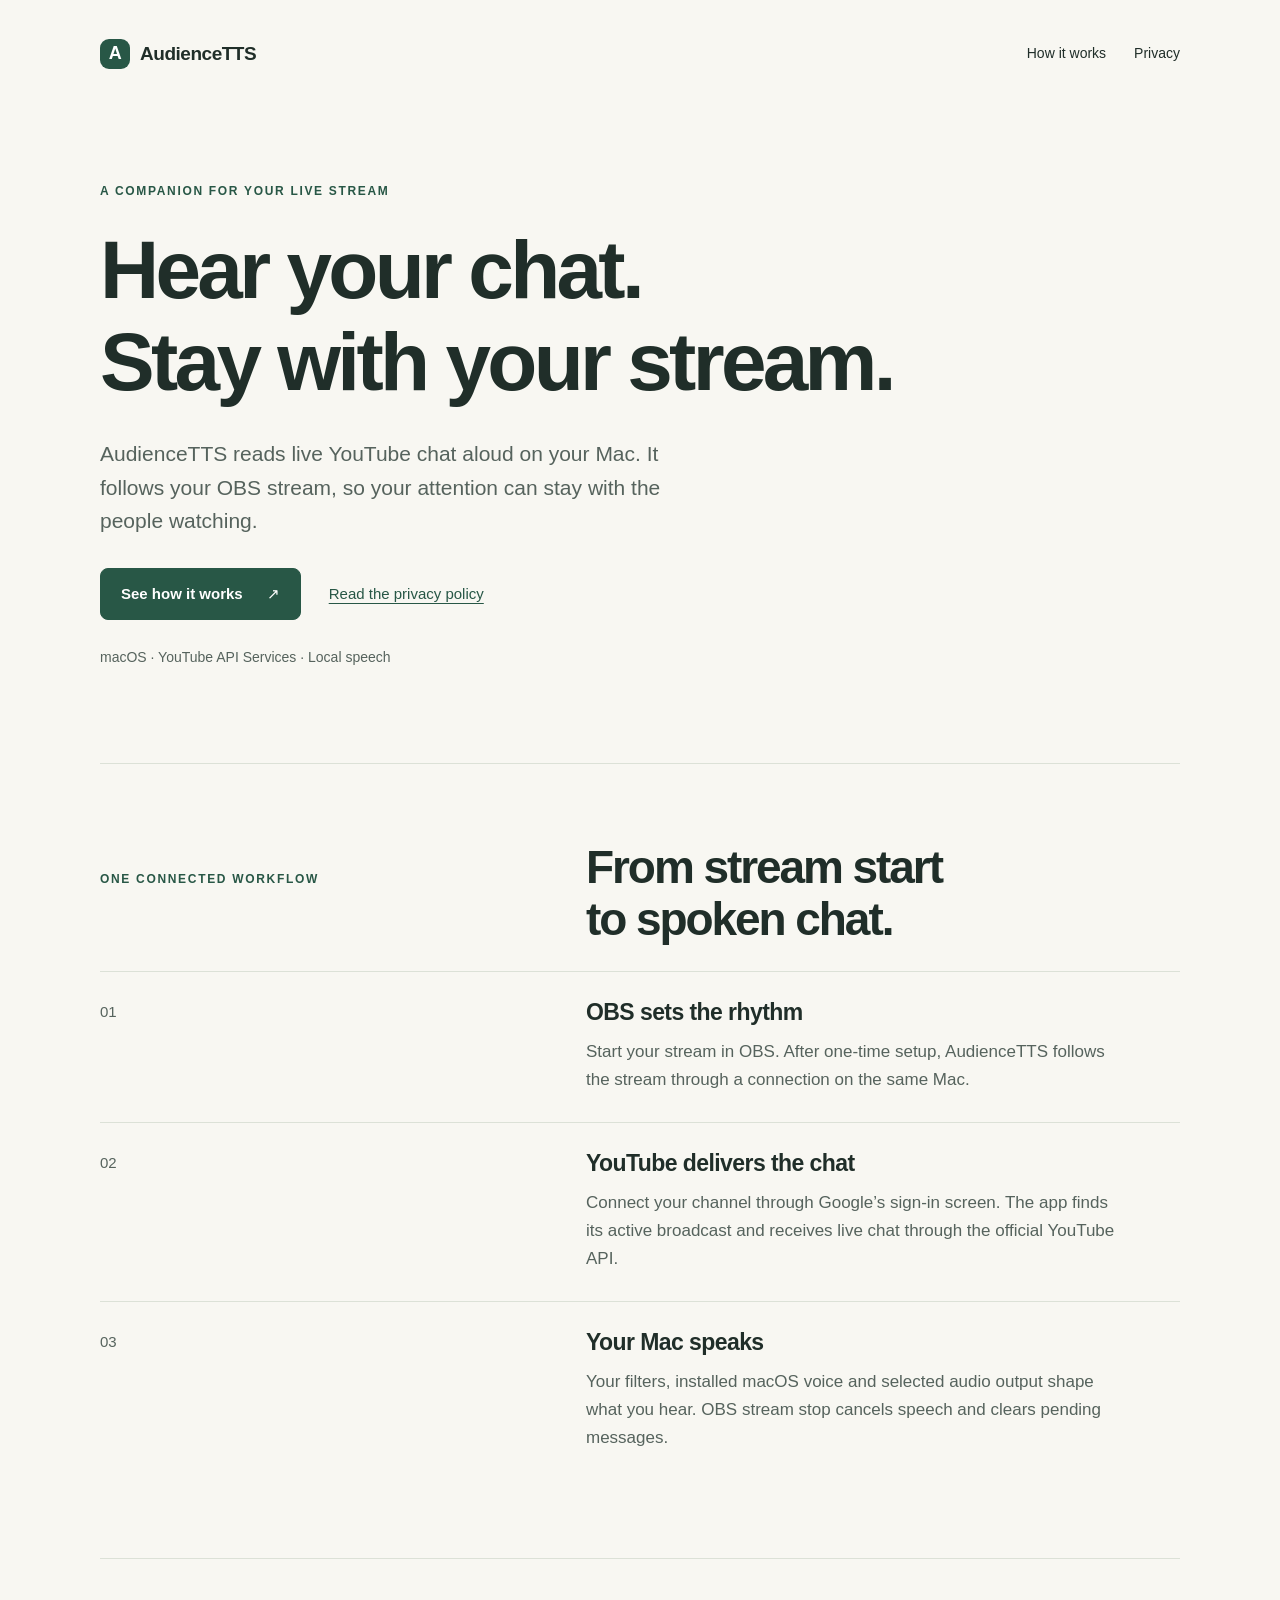
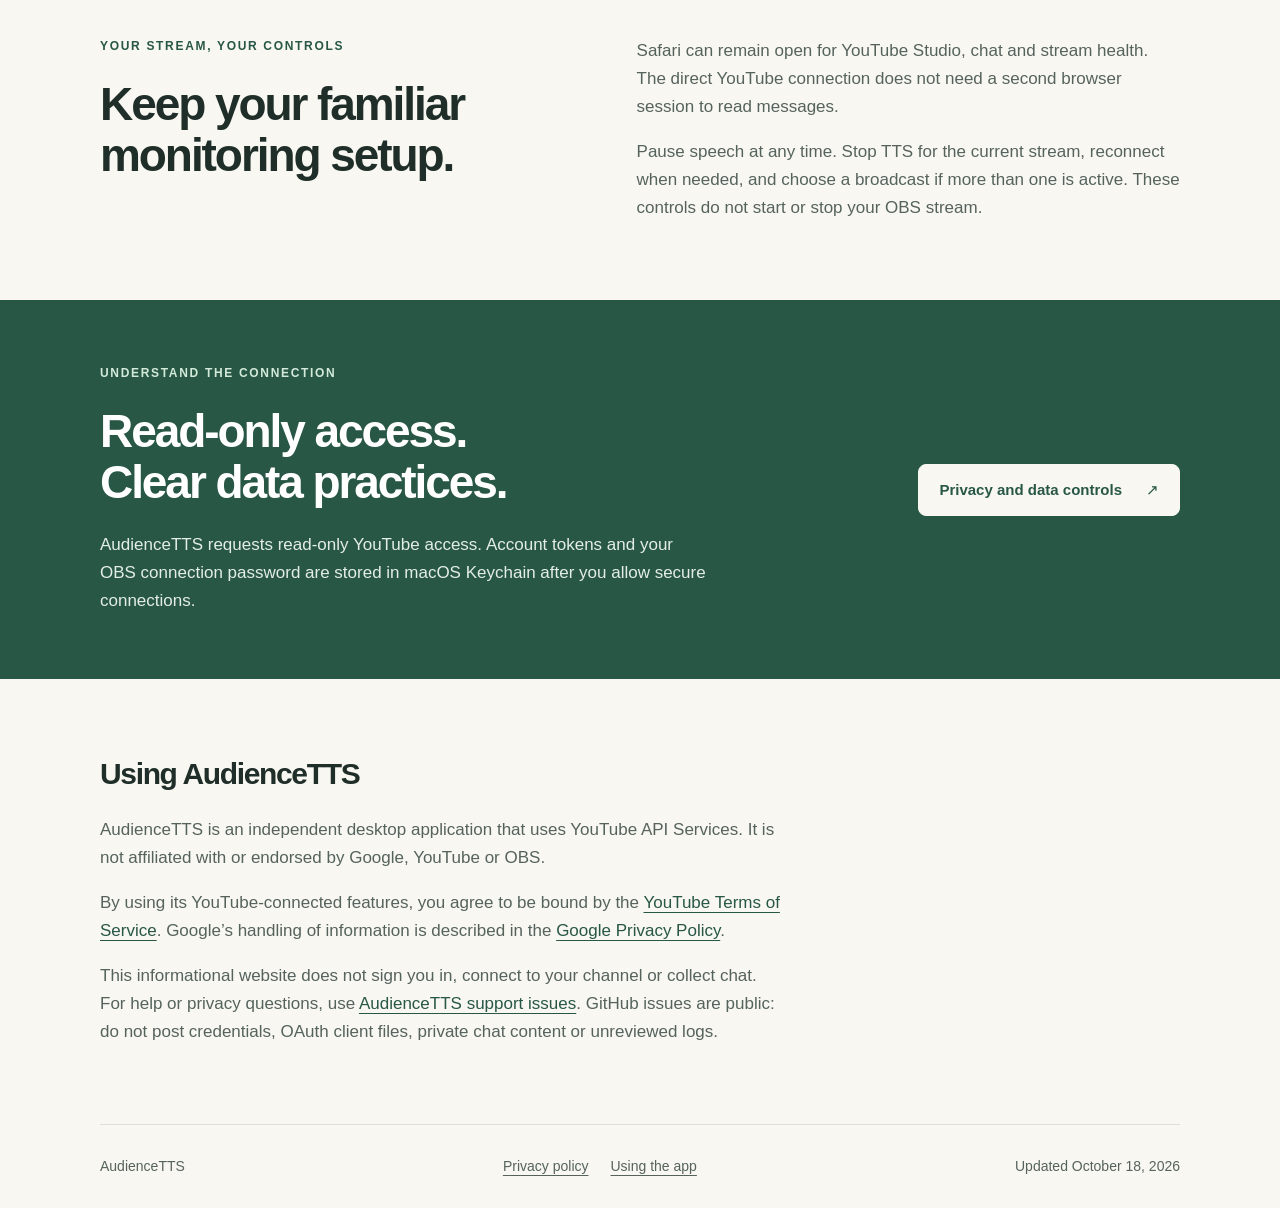
<file: index.html>
<!doctype html>
<html lang="en">
<head>
  <meta charset="utf-8">
  <meta name="viewport" content="width=device-width, initial-scale=1">
  <meta name="description" content="AudienceTTS is a macOS companion that reads live YouTube chat aloud and follows your OBS stream.">
  <meta name="referrer" content="no-referrer">
  <meta http-equiv="Content-Security-Policy" content="default-src 'none'; style-src 'self'; img-src 'self'; script-src 'none'; connect-src 'none'; frame-src 'none'; object-src 'none'; base-uri 'none'; form-action 'none'">
  <title>AudienceTTS — Live chat, spoken on your Mac</title>
  <link rel="stylesheet" href="styles.css">
</head>
<body>
  <a class="skip-link" href="#main">Skip to content</a>
  <header class="site-header wrap">
    <a class="wordmark" href="index.html" aria-label="AudienceTTS home"><span class="brand-mark" aria-hidden="true">A</span>AudienceTTS</a>
    <nav aria-label="Main navigation"><a href="#how-it-works">How it works</a><a href="privacy.html">Privacy</a></nav>
  </header>
  <main id="main">
    <section class="hero wrap" aria-labelledby="hero-title">
      <p class="eyebrow">A companion for your live stream</p>
      <h1 id="hero-title">Hear your chat.<br>Stay with your stream.</h1>
      <p class="hero-copy">AudienceTTS reads live YouTube chat aloud on your Mac. It follows your OBS stream, so your attention can stay with the people watching.</p>
      <div class="hero-actions"><a class="button" href="#how-it-works">See how it works <span aria-hidden="true">↗</span></a><a class="text-link" href="privacy.html">Read the privacy policy</a></div>
      <p class="small muted">macOS · YouTube API Services · Local speech</p>
    </section>

    <section class="section wrap" id="how-it-works" aria-labelledby="workflow-title">
      <div class="section-heading"><p class="eyebrow">One connected workflow</p><h2 id="workflow-title">From stream start<br>to spoken chat.</h2></div>
      <ol class="workflow">
        <li><span class="step-number" aria-hidden="true">01</span><div><h3>OBS sets the rhythm</h3><p>Start your stream in OBS. After one-time setup, AudienceTTS follows the stream through a connection on the same Mac.</p></div></li>
        <li><span class="step-number" aria-hidden="true">02</span><div><h3>YouTube delivers the chat</h3><p>Connect your channel through Google’s sign-in screen. The app finds its active broadcast and receives live chat through the official YouTube API.</p></div></li>
        <li><span class="step-number" aria-hidden="true">03</span><div><h3>Your Mac speaks</h3><p>Your filters, installed macOS voice and selected audio output shape what you hear. OBS stream stop cancels speech and clears pending messages.</p></div></li>
      </ol>
    </section>

    <section class="section wrap split-section" aria-labelledby="control-title">
      <div><p class="eyebrow">Your stream, your controls</p><h2 id="control-title">Keep your familiar<br>monitoring setup.</h2></div>
      <div class="prose"><p>Safari can remain open for YouTube Studio, chat and stream health. The direct YouTube connection does not need a second browser session to read messages.</p><p>Pause speech at any time. Stop TTS for the current stream, reconnect when needed, and choose a broadcast if more than one is active. These controls do not start or stop your OBS stream.</p></div>
    </section>

    <section class="privacy-band" aria-labelledby="privacy-title">
      <div class="wrap privacy-band-inner"><div><p class="eyebrow">Understand the connection</p><h2 id="privacy-title">Read-only access.<br>Clear data practices.</h2><p>AudienceTTS requests read-only YouTube access. Account tokens and your OBS connection password are stored in macOS Keychain after you allow secure connections.</p></div><a class="button button-light" href="privacy.html">Privacy and data controls <span aria-hidden="true">↗</span></a></div>
    </section>

    <section class="section wrap compact-section" id="use" aria-labelledby="use-title">
      <h2 id="use-title">Using AudienceTTS</h2>
      <div class="prose"><p>AudienceTTS is an independent desktop application that uses YouTube API Services. It is not affiliated with or endorsed by Google, YouTube or OBS.</p><p>By using its YouTube-connected features, you agree to be bound by the <a href="https://www.youtube.com/t/terms" rel="noreferrer">YouTube Terms of Service</a>. Google’s handling of information is described in the <a href="https://policies.google.com/privacy" rel="noreferrer">Google Privacy Policy</a>.</p><p>This informational website does not sign you in, connect to your channel or collect chat. For help or privacy questions, use <a href="https://github.com/kaelianvale/audiencetts-info/issues" rel="noreferrer">AudienceTTS support issues</a>. GitHub issues are public: do not post credentials, OAuth client files, private chat content or unreviewed logs.</p></div>
    </section>
  </main>
  <footer class="site-footer wrap"><span>AudienceTTS</span><div><a href="privacy.html">Privacy policy</a><a href="#use">Using the app</a></div><span class="small">Updated October 18, 2026</span></footer>
</body>
</html>
</file>
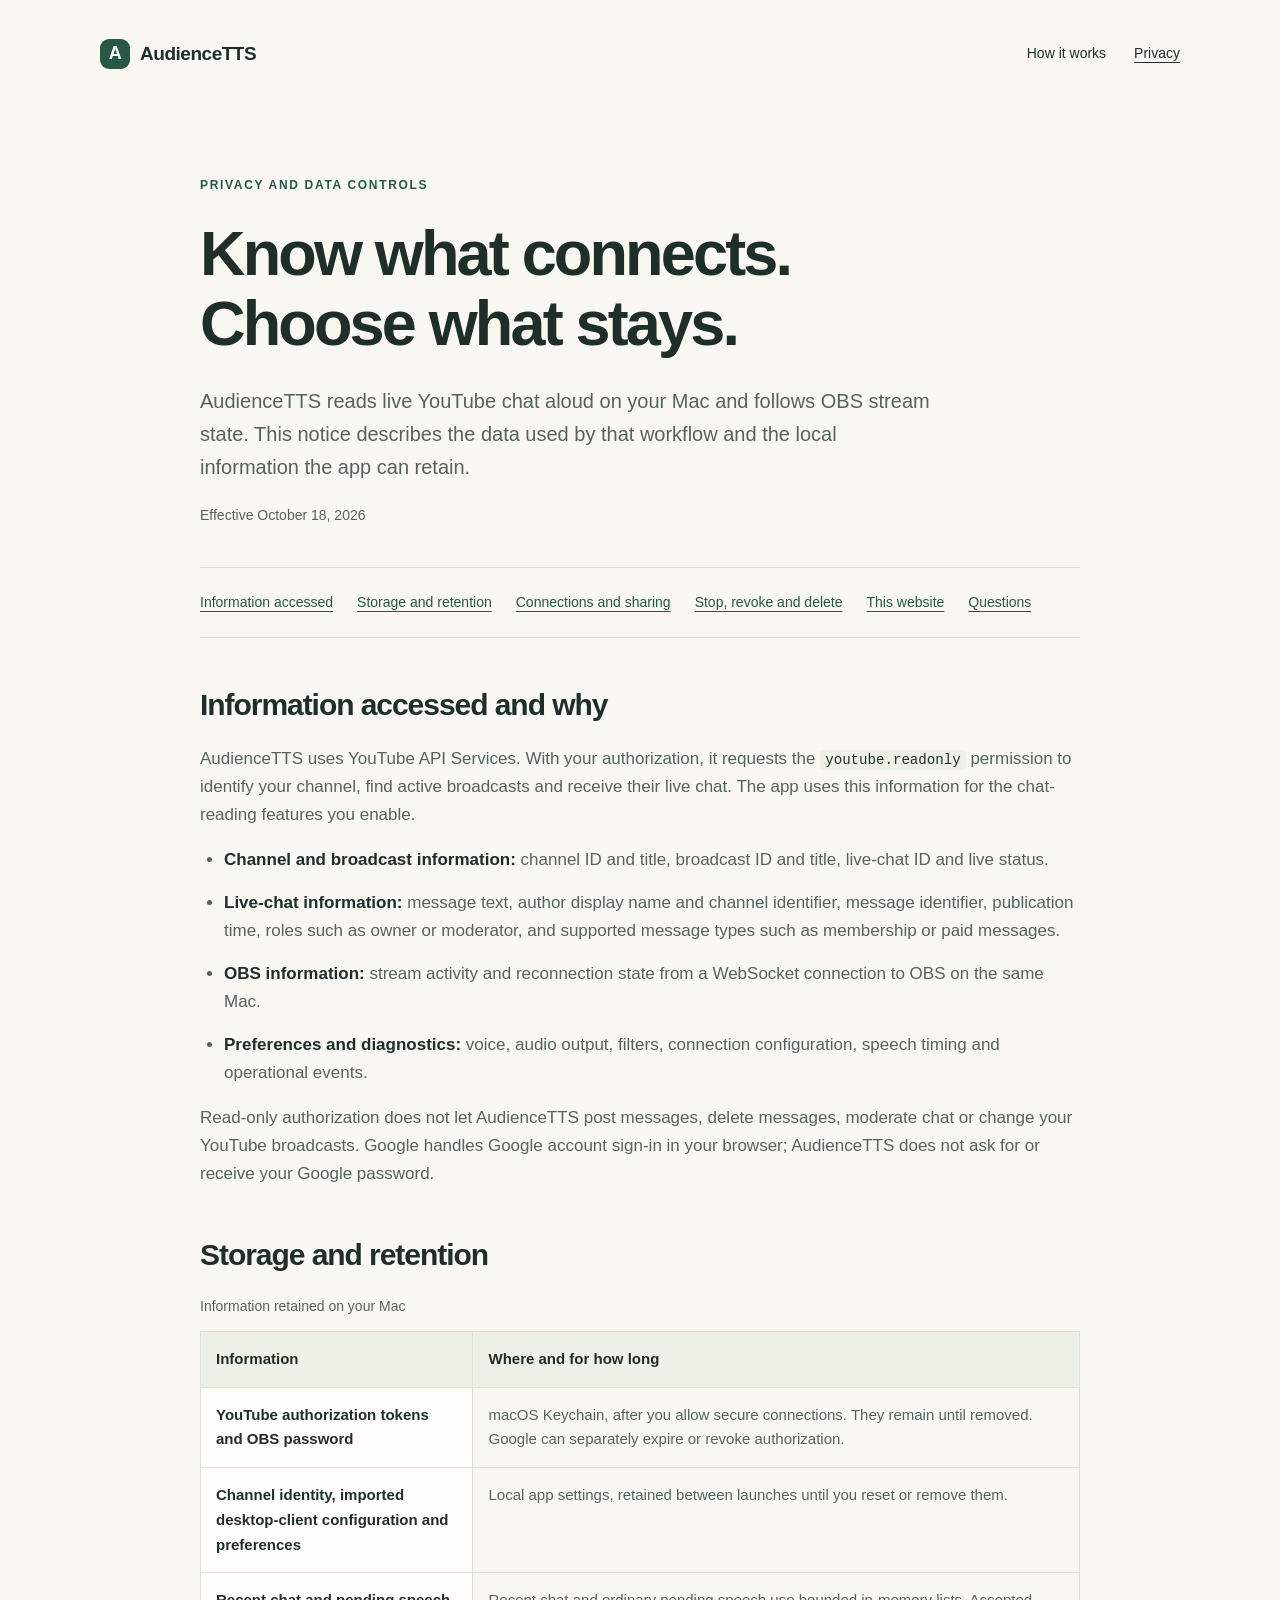
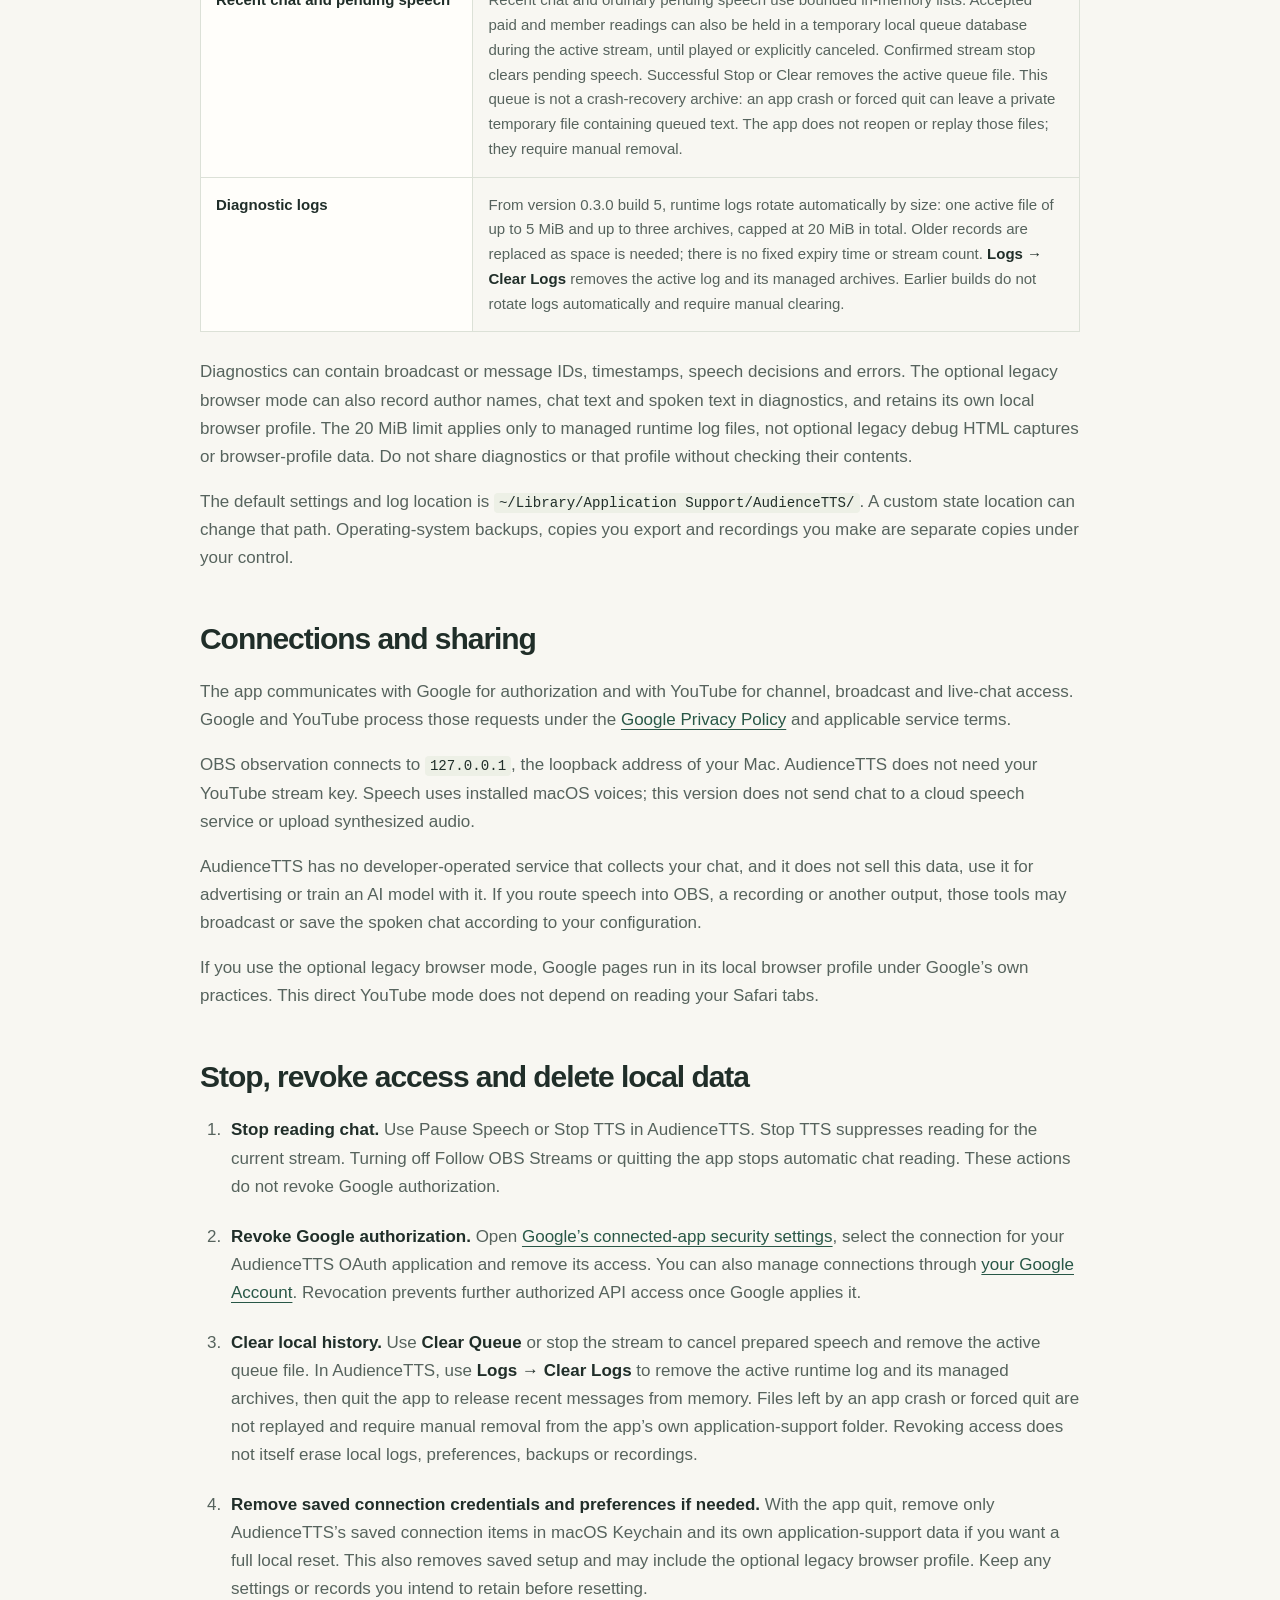
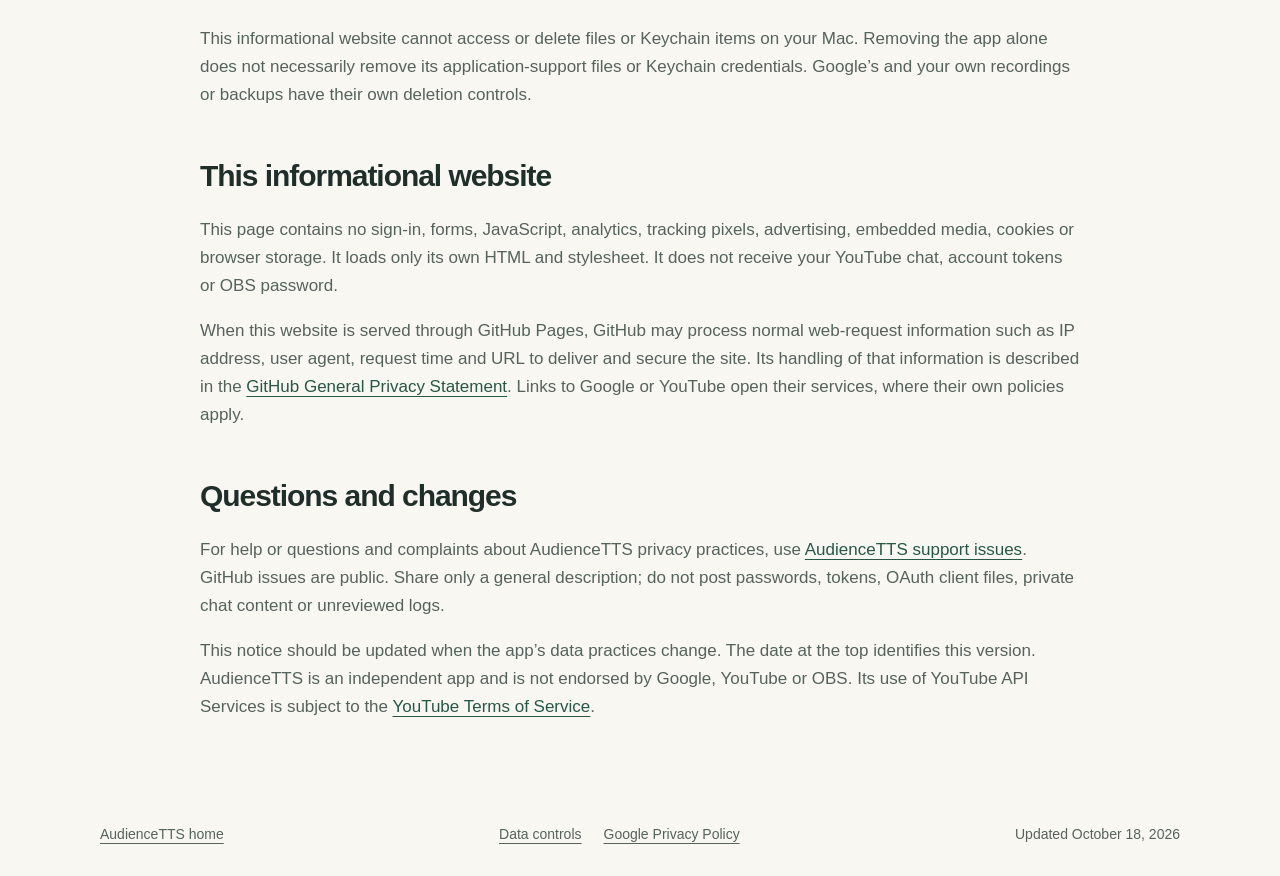
<file: privacy.html>
<!doctype html>
<html lang="en">
<head>
  <meta charset="utf-8">
  <meta name="viewport" content="width=device-width, initial-scale=1">
  <meta name="description" content="How AudienceTTS accesses YouTube chat, stores connection credentials, handles local logs, and lets you stop or revoke access.">
  <meta name="referrer" content="no-referrer">
  <meta http-equiv="Content-Security-Policy" content="default-src 'none'; style-src 'self'; img-src 'self'; script-src 'none'; connect-src 'none'; frame-src 'none'; object-src 'none'; base-uri 'none'; form-action 'none'">
  <title>Privacy policy — AudienceTTS</title>
  <link rel="stylesheet" href="styles.css">
</head>
<body>
  <a class="skip-link" href="#main">Skip to content</a>
  <header class="site-header wrap"><a class="wordmark" href="index.html" aria-label="AudienceTTS home"><span class="brand-mark" aria-hidden="true">A</span>AudienceTTS</a><nav aria-label="Main navigation"><a href="index.html#how-it-works">How it works</a><a href="privacy.html" aria-current="page">Privacy</a></nav></header>
  <main id="main" class="policy wrap">
    <header class="policy-header"><p class="eyebrow">Privacy and data controls</p><h1>Know what connects.<br>Choose what stays.</h1><p class="policy-intro">AudienceTTS reads live YouTube chat aloud on your Mac and follows OBS stream state. This notice describes the data used by that workflow and the local information the app can retain.</p><p class="small muted">Effective October 18, 2026</p></header>

    <nav class="policy-contents" aria-label="Privacy policy contents"><a href="#access">Information accessed</a><a href="#storage">Storage and retention</a><a href="#sharing">Connections and sharing</a><a href="#controls">Stop, revoke and delete</a><a href="#website">This website</a><a href="#contact">Questions</a></nav>

    <section class="policy-section" id="access"><h2>Information accessed and why</h2><p>AudienceTTS uses YouTube API Services. With your authorization, it requests the <code>youtube.readonly</code> permission to identify your channel, find active broadcasts and receive their live chat. The app uses this information for the chat-reading features you enable.</p><ul><li><strong>Channel and broadcast information:</strong> channel ID and title, broadcast ID and title, live-chat ID and live status.</li><li><strong>Live-chat information:</strong> message text, author display name and channel identifier, message identifier, publication time, roles such as owner or moderator, and supported message types such as membership or paid messages.</li><li><strong>OBS information:</strong> stream activity and reconnection state from a WebSocket connection to OBS on the same Mac.</li><li><strong>Preferences and diagnostics:</strong> voice, audio output, filters, connection configuration, speech timing and operational events.</li></ul><p>Read-only authorization does not let AudienceTTS post messages, delete messages, moderate chat or change your YouTube broadcasts. Google handles Google account sign-in in your browser; AudienceTTS does not ask for or receive your Google password.</p></section>

    <section class="policy-section" id="storage"><h2>Storage and retention</h2><div class="table-scroll"><table><caption>Information retained on your Mac</caption><thead><tr><th scope="col">Information</th><th scope="col">Where and for how long</th></tr></thead><tbody><tr><th scope="row">YouTube authorization tokens and OBS password</th><td>macOS Keychain, after you allow secure connections. They remain until removed. Google can separately expire or revoke authorization.</td></tr><tr><th scope="row">Channel identity, imported desktop-client configuration and preferences</th><td>Local app settings, retained between launches until you reset or remove them.</td></tr><tr><th scope="row">Recent chat and pending speech</th><td>Recent chat and ordinary pending speech use bounded in-memory lists. Accepted paid and member readings can also be held in a temporary local queue database during the active stream, until played or explicitly canceled. Confirmed stream stop clears pending speech. Successful Stop or Clear removes the active queue file. This queue is not a crash-recovery archive: an app crash or forced quit can leave a private temporary file containing queued text. The app does not reopen or replay those files; they require manual removal.</td></tr><tr><th scope="row">Diagnostic logs</th><td>From version 0.3.0 build 5, runtime logs rotate automatically by size: one active file of up to 5 MiB and up to three archives, capped at 20 MiB in total. Older records are replaced as space is needed; there is no fixed expiry time or stream count. <strong>Logs → Clear Logs</strong> removes the active log and its managed archives. Earlier builds do not rotate logs automatically and require manual clearing.</td></tr></tbody></table></div><p>Diagnostics can contain broadcast or message IDs, timestamps, speech decisions and errors. The optional legacy browser mode can also record author names, chat text and spoken text in diagnostics, and retains its own local browser profile. The 20 MiB limit applies only to managed runtime log files, not optional legacy debug HTML captures or browser-profile data. Do not share diagnostics or that profile without checking their contents.</p><p>The default settings and log location is <code>~/Library/Application Support/AudienceTTS/</code>. A custom state location can change that path. Operating-system backups, copies you export and recordings you make are separate copies under your control.</p></section>

    <section class="policy-section" id="sharing"><h2>Connections and sharing</h2><p>The app communicates with Google for authorization and with YouTube for channel, broadcast and live-chat access. Google and YouTube process those requests under the <a href="https://policies.google.com/privacy" rel="noreferrer">Google Privacy Policy</a> and applicable service terms.</p><p>OBS observation connects to <code>127.0.0.1</code>, the loopback address of your Mac. AudienceTTS does not need your YouTube stream key. Speech uses installed macOS voices; this version does not send chat to a cloud speech service or upload synthesized audio.</p><p>AudienceTTS has no developer-operated service that collects your chat, and it does not sell this data, use it for advertising or train an AI model with it. If you route speech into OBS, a recording or another output, those tools may broadcast or save the spoken chat according to your configuration.</p><p>If you use the optional legacy browser mode, Google pages run in its local browser profile under Google’s own practices. This direct YouTube mode does not depend on reading your Safari tabs.</p></section>

    <section class="policy-section" id="controls"><h2>Stop, revoke access and delete local data</h2><ol class="policy-steps"><li><strong>Stop reading chat.</strong> Use Pause Speech or Stop TTS in AudienceTTS. Stop TTS suppresses reading for the current stream. Turning off Follow OBS Streams or quitting the app stops automatic chat reading. These actions do not revoke Google authorization.</li><li><strong>Revoke Google authorization.</strong> Open <a href="https://security.google.com/settings/security/permissions" rel="noreferrer">Google’s connected-app security settings</a>, select the connection for your AudienceTTS OAuth application and remove its access. You can also manage connections through <a href="https://myaccount.google.com/connections" rel="noreferrer">your Google Account</a>. Revocation prevents further authorized API access once Google applies it.</li><li><strong>Clear local history.</strong> Use <strong>Clear Queue</strong> or stop the stream to cancel prepared speech and remove the active queue file. In AudienceTTS, use <strong>Logs → Clear Logs</strong> to remove the active runtime log and its managed archives, then quit the app to release recent messages from memory. Files left by an app crash or forced quit are not replayed and require manual removal from the app’s own application-support folder. Revoking access does not itself erase local logs, preferences, backups or recordings.</li><li><strong>Remove saved connection credentials and preferences if needed.</strong> With the app quit, remove only AudienceTTS’s saved connection items in macOS Keychain and its own application-support data if you want a full local reset. This also removes saved setup and may include the optional legacy browser profile. Keep any settings or records you intend to retain before resetting.</li></ol><p>This informational website cannot access or delete files or Keychain items on your Mac. Removing the app alone does not necessarily remove its application-support files or Keychain credentials. Google’s and your own recordings or backups have their own deletion controls.</p></section>

    <section class="policy-section" id="website"><h2>This informational website</h2><p>This page contains no sign-in, forms, JavaScript, analytics, tracking pixels, advertising, embedded media, cookies or browser storage. It loads only its own HTML and stylesheet. It does not receive your YouTube chat, account tokens or OBS password.</p><p>When this website is served through GitHub Pages, GitHub may process normal web-request information such as IP address, user agent, request time and URL to deliver and secure the site. Its handling of that information is described in the <a href="https://docs.github.com/en/site-policy/privacy-policies/github-general-privacy-statement" rel="noreferrer">GitHub General Privacy Statement</a>. Links to Google or YouTube open their services, where their own policies apply.</p></section>

    <section class="policy-section" id="contact"><h2>Questions and changes</h2><p>For help or questions and complaints about AudienceTTS privacy practices, use <a href="https://github.com/kaelianvale/audiencetts-info/issues" rel="noreferrer">AudienceTTS support issues</a>. GitHub issues are public. Share only a general description; do not post passwords, tokens, OAuth client files, private chat content or unreviewed logs.</p><p>This notice should be updated when the app’s data practices change. The date at the top identifies this version. AudienceTTS is an independent app and is not endorsed by Google, YouTube or OBS. Its use of YouTube API Services is subject to the <a href="https://www.youtube.com/t/terms" rel="noreferrer">YouTube Terms of Service</a>.</p></section>
  </main>
  <footer class="site-footer wrap"><a href="index.html">AudienceTTS home</a><div><a href="#controls">Data controls</a><a href="https://policies.google.com/privacy" rel="noreferrer">Google Privacy Policy</a></div><span class="small">Updated October 18, 2026</span></footer>
</body>
</html>
</file>
<file: styles.css>
/* Project-authored styles. No fonts, frameworks or remote resources are loaded. */
:root {
  color-scheme:light;
  --paper:#f8f7f2;
  --ink:#202e29;
  --muted:#56635d;
  --accent:#285746;
  --line:#dce1d7;
  --surface:#fffefa;
  --soft:#edf0e6;
  --radius:18px;
  --content:1080px;
}

* {
  box-sizing:border-box;
}

html {
  scroll-behavior:smooth;
  scroll-padding-top:28px;
}

body {
  margin:0;
  background:var(--paper);
  color:var(--ink);
  font-family:-apple-system,BlinkMacSystemFont,"Segoe UI",sans-serif;
  font-size:17px;
  line-height:1.65;
}

a {
  color:var(--accent);
  text-decoration-thickness:1px;
  text-underline-offset:4px;
}

a:hover {
  text-decoration-thickness:2px;
}

a:focus-visible {
  outline:3px solid var(--accent);
  outline-offset:5px;
  border-radius:3px;
}

h1,h2,h3,p {
  margin-top:0;
}

h1,h2,h3 {
  line-height:1.12;
  letter-spacing:-.045em;
}

h1 {
  font-size:clamp(44px,6.4vw,82px);
  font-weight:620;
  margin-bottom:30px;
}

h2 {
  font-size:clamp(30px,4vw,46px);
  font-weight:600;
}

h3 {
  font-size:23px;
  letter-spacing:-.025em;
  font-weight:600;
}

p:last-child {
  margin-bottom:0;
}

.wrap {
  width:min(var(--content),calc(100% - 64px));
  margin-inline:auto;
}

.small {
  font-size:14px;
}

.muted {
  color:var(--muted);
}

.eyebrow {
  font-size:12px;
  letter-spacing:.14em;
  text-transform:uppercase;
  font-weight:650;
  color:var(--accent);
  margin-bottom:22px;
}

.site-header {
  min-height:108px;
  display:flex;
  align-items:center;
  justify-content:space-between;
  gap:24px;
}

.wordmark {
  display:inline-flex;
  align-items:center;
  gap:10px;
  color:var(--ink);
  font-size:19px;
  font-weight:650;
  letter-spacing:-.025em;
  text-decoration:none;
}

.brand-mark {
  display:grid;
  place-items:center;
  width:30px;
  height:30px;
  background:var(--accent);
  border-radius:9px;
  color:white;
  font-size:18px;
  font-weight:600;
}

.site-header nav {
  display:flex;
  gap:28px;
}

.site-header nav a {
  font-size:14px;
  color:var(--ink);
  text-decoration:none;
}

.site-header nav a:hover,.site-header nav a[aria-current] {
  text-decoration:underline;
}

.hero {
  padding-block:74px 94px;
  border-bottom:1px solid var(--line);
}

.hero-copy {
  font-size:21px;
  line-height:1.6;
  max-width:620px;
  color:var(--muted);
  margin-bottom:30px;
}

.hero-actions {
  display:flex;
  align-items:center;
  gap:28px;
  margin-bottom:26px;
}

.button {
  display:inline-flex;
  align-items:center;
  justify-content:space-between;
  gap:24px;
  padding:13px 20px;
  background:var(--accent);
  border:1px solid var(--accent);
  border-radius:8px;
  color:white;
  font-size:15px;
  font-weight:560;
  text-decoration:none;
  line-height:1.6;
}

.button:hover {
  background:#1d4537;
  text-decoration:none;
}

.text-link {
  font-size:15px;
}

.section {
  padding-block:78px;
  border-bottom:1px solid var(--line);
}

.section-heading {
  display:flex;
  justify-content:space-between;
  align-items:baseline;
  gap:35px;
  margin-bottom:26px;
}

.section-heading .eyebrow {
  margin:0;
}

.section-heading h2 {
  min-width:55%;
  margin:0;
}

.workflow {
  list-style:none;
  padding:0;
  margin:0;
}

.workflow li {
  display:grid;
  grid-template-columns:1fr 55%;
  gap:35px;
  padding-block:28px;
  border-top:1px solid var(--line);
}

.step-number {
  color:var(--muted);
  font-size:15px;
  font-variant-numeric:tabular-nums;
}

.workflow h3 {
  margin-bottom:12px;
}

.workflow p {
  color:var(--muted);
  max-width:540px;
}

.split-section {
  display:grid;
  grid-template-columns:1fr 1.15fr;
  gap:64px;
}

.split-section h2 {
  margin-bottom:0;
}

.prose {
  max-width:680px;
}

.prose p {
  color:var(--muted);
}

.privacy-band {
  background:var(--accent);
  color:white;
  margin-top:-1px;
}

.privacy-band-inner {
  padding-block:64px;
  display:flex;
  gap:64px;
  align-items:center;
  justify-content:space-between;
}

.privacy-band .eyebrow {
  color:#d3e9d9;
}

.privacy-band h2 {
  margin-bottom:22px;
}

.privacy-band p:not(.eyebrow) {
  max-width:610px;
  color:#e4eee6;
}

.button-light {
  color:var(--accent);
  background:var(--paper);
  border-color:var(--paper);
  white-space:nowrap;
}

.button-light:hover {
  background:#e6eddf;
}

.button-light:focus-visible {
  outline-color:white;
}

.compact-section h2 {
  font-size:30px;
}

.site-footer {
  display:flex;
  align-items:center;
  justify-content:space-between;
  gap:28px;
  padding-block:30px;
  color:var(--muted);
  font-size:14px;
}

.site-footer>div {
  display:flex;
  gap:22px;
}

.site-footer a {
  color:inherit;
}

.skip-link {
  position:absolute;
  top:12px;
  left:12px;
  z-index:2;
  padding:8px 14px;
  background:var(--surface);
  transform:translateY(-200%);
}

.skip-link:focus {
  transform:translateY(0);
}

.policy {
  max-width:880px;
}

.policy-header {
  padding-block:68px 40px;
}

.policy-header h1 {
  font-size:clamp(40px,5.3vw,63px);
  margin-bottom:26px;
}

.policy-intro {
  font-size:20px;
  color:var(--muted);
  max-width:740px;
}

.policy-contents {
  display:flex;
  flex-wrap:wrap;
  gap:12px 24px;
  padding-block:23px;
  border-block:1px solid var(--line);
  font-size:14px;
}

.policy-section {
  padding-top:50px;
}

.policy-section:last-child {
  padding-bottom:72px;
}

.policy-section h2 {
  font-size:30px;
  letter-spacing:-.035em;
  margin-bottom:23px;
}

.policy-section p,.policy-section li {
  color:var(--muted);
}

.policy-section ul {
  padding-left:24px;
}

.policy-section li {
  margin-bottom:15px;
}

.policy-section strong {
  font-weight:620;
  color:var(--ink);
}

.policy-steps {
  padding-left:26px;
}

.policy-steps li {
  padding-left:5px;
  margin-bottom:22px;
}

code {
  font-family:ui-monospace,SFMono-Regular,Menlo,monospace;
  font-size:.83em;
  overflow-wrap:anywhere;
  background:var(--soft);
  padding:2px 5px;
  border-radius:4px;
  color:var(--ink);
}

.table-scroll {
  overflow-x:auto;
  margin-bottom:26px;
}

table {
  border-collapse:collapse;
  width:100%;
  font-size:15px;
  text-align:left;
}

caption {
  text-align:left;
  font-size:14px;
  color:var(--muted);
  margin-bottom:13px;
}

th,td {
  padding:15px;
  vertical-align:top;
  border:1px solid var(--line);
}

thead th {
  background:var(--soft);
  font-weight:620;
}

tbody th {
  width:31%;
  font-weight:560;
  background:var(--surface);
}

td {
  color:var(--muted);
}

@media(max-width:760px) {
  .wrap {
    width:calc(100% - 40px);
  }
  .site-header {
    min-height:86px;
    gap:16px;
  }
  .site-header nav {
    gap:17px;
  }
  .site-header nav a {
    font-size:13px;
  }
  .wordmark {
    font-size:17px;
  }
  .hero {
    padding-block:52px 62px;
  }
  .hero-copy {
    font-size:19px;
  }
  .hero-actions {
    align-items:flex-start;
    flex-direction:column;
    gap:19px;
  }
  .section {
    padding-block:52px;
  }
  .section-heading {
    display:block;
    margin-bottom:25px;
  }
  .section-heading .eyebrow {
    margin-bottom:20px;
  }
  .workflow li {
    grid-template-columns:34px 1fr;
    gap:20px;
    padding-block:25px;
  }
  .split-section {
    display:block;
  }
  .split-section h2 {
    margin-bottom:25px;
  }
  .privacy-band-inner {
    align-items:flex-start;
    flex-direction:column;
    gap:27px;
    padding-block:48px;
  }
  .site-footer {
    align-items:flex-start;
    flex-direction:column;
    gap:15px;
    padding-block:27px;
  }
  .policy-header {
    padding-top:44px;
  }
  .policy-intro {
    font-size:18px;
  }
  .policy-contents {
    gap:12px 18px;
  }
  .policy-section {
    padding-top:36px;
  }
  .policy-section h2 {
    font-size:27px;
  }
  th,td {
    padding:11px;
  }
  table {
    min-width:470px;
  }
}

@media(prefers-reduced-motion:reduce) {
  html {
    scroll-behavior:auto;
  }
}

@media print {
  body {
    background:white;
    color:black;
    font-size:11pt;
  }
  .site-header nav,.hero-actions,.privacy-band,.policy-contents,.skip-link {
    display:none;
  }
  .wrap {
    width:100%;
    max-width:none;
  }
  .site-header {
    min-height:60px;
  }
  .hero,.section,.policy-header {
    padding-block:24px;
  }
  .policy-section {
    padding-top:24px;
  }
  .site-footer {
    border-top:1px solid #ccc;
  }
  .table-scroll {
    overflow:visible;
  }
  table {
    min-width:0;
  }
  h1 {
    font-size:34pt;
  }
  h2 {
    font-size:24pt;
  }
  a {
    color:inherit;
  }
}
</file>
